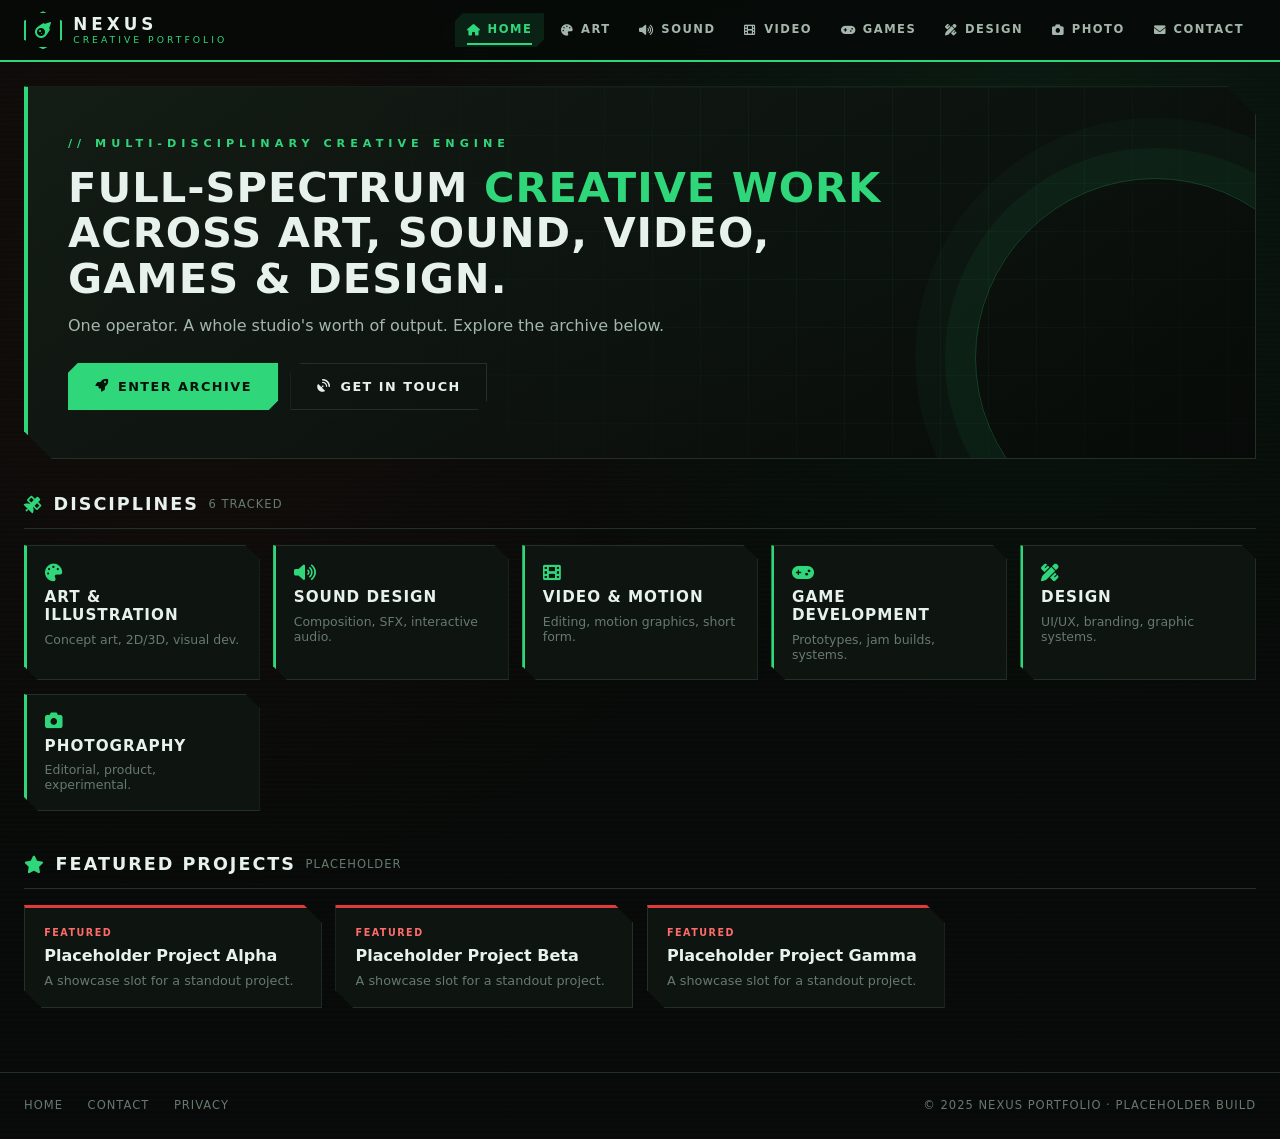
<file: index.html>
<!DOCTYPE html>
<html lang="en">
<head>
  <meta charset="UTF-8" />
  <meta name="viewport" content="width=device-width, initial-scale=1.0" />
  <title>NEXUS // Creative Portfolio</title>
  <link rel="stylesheet" href="https://cdnjs.cloudflare.com/ajax/libs/font-awesome/6.0.0-beta3/css/all.min.css" />
  <link rel="stylesheet" href="css/base.css" />
  <link rel="stylesheet" href="css/nav.css" />
  <link rel="stylesheet" href="css/buttons.css" />
  <link rel="stylesheet" href="css/home.css" />
  <link rel="stylesheet" href="css/pages.css" />
  <link rel="stylesheet" href="css/contact.css" />
</head>
<body data-page="home">
  <main class="app">
    <section class="page theme-space">
      <section class="hero">
        <div class="hero-orbit" aria-hidden="true"></div>
        <div class="hero-grid" aria-hidden="true"></div>
        <p class="hero-kicker">// MULTI-DISCIPLINARY CREATIVE ENGINE</p>
        <h1>Full-spectrum <em>creative work</em> across art, sound, video, games &amp; design.</h1>
        <p class="hero-sub">One operator. A whole studio's worth of output. Explore the archive below.</p>
        <div class="hero-actions">
          <a class="btn btn-primary angular-border" href="art.html"><i class="fas fa-rocket"></i> Enter Archive</a>
          <a class="btn btn-ghost angular-border" href="contact.html"><i class="fas fa-satellite-dish"></i> Get In Touch</a>
        </div>
      </section>

      <h2 class="section-title"><i class="fas fa-satellite"></i> Disciplines <span class="count">6 tracked</span></h2>
      <div class="discipline-grid" id="disciplineGrid"></div>

      <h2 class="section-title"><i class="fas fa-star"></i> Featured Projects <span class="count">Placeholder</span></h2>
      <div class="feature-grid" id="featureGrid"></div>
    </section>
  </main>

  <script src="js/shell.js"></script>
  <script src="js/home.js"></script>
</body>
</html>
</file>
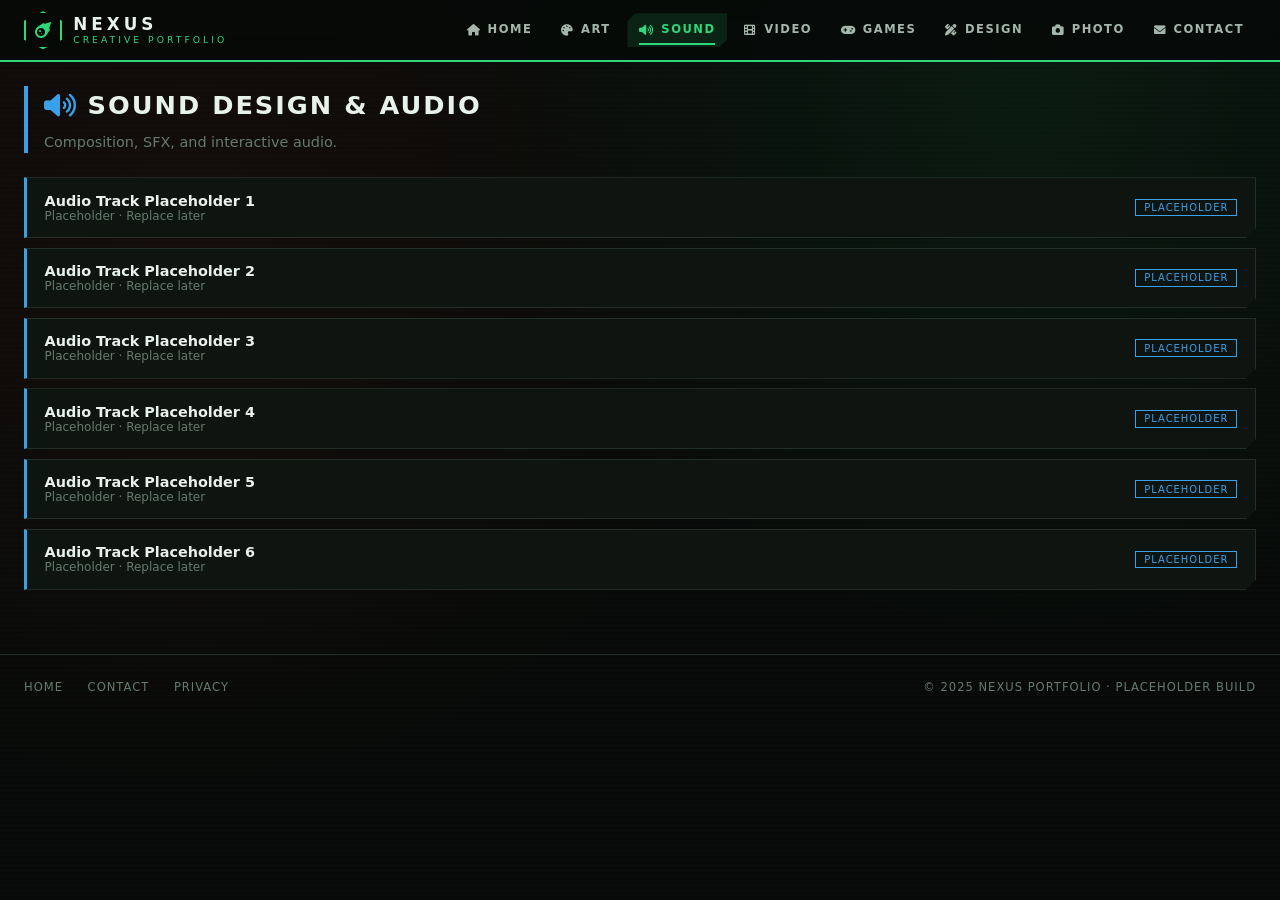
<file: audio.html>
<!DOCTYPE html>
<html lang="en">
<head>
  <meta charset="UTF-8" />
  <meta name="viewport" content="width=device-width, initial-scale=1.0" />
  <title>Sound // NEXUS</title>
  <link rel="stylesheet" href="https://cdnjs.cloudflare.com/ajax/libs/font-awesome/6.0.0-beta3/css/all.min.css" />
  <link rel="stylesheet" href="css/base.css" />
  <link rel="stylesheet" href="css/nav.css" />
  <link rel="stylesheet" href="css/buttons.css" />
  <link rel="stylesheet" href="css/home.css" />
  <link rel="stylesheet" href="css/pages.css" />
  <link rel="stylesheet" href="css/contact.css" />
</head>
<body data-page="audio">
  <main class="app">
    <section class="page theme-audio">
      <div class="page-head">
        <h1><i class="fas fa-volume-high"></i> Sound Design &amp; Audio</h1>
        <p>Composition, SFX, and interactive audio.</p>
      </div>
      <div class="list-grid" id="audioList"></div>
    </section>
  </main>
  <script src="js/shell.js"></script>
  <script src="js/audio.js"></script>
</body>
</html>
</file>
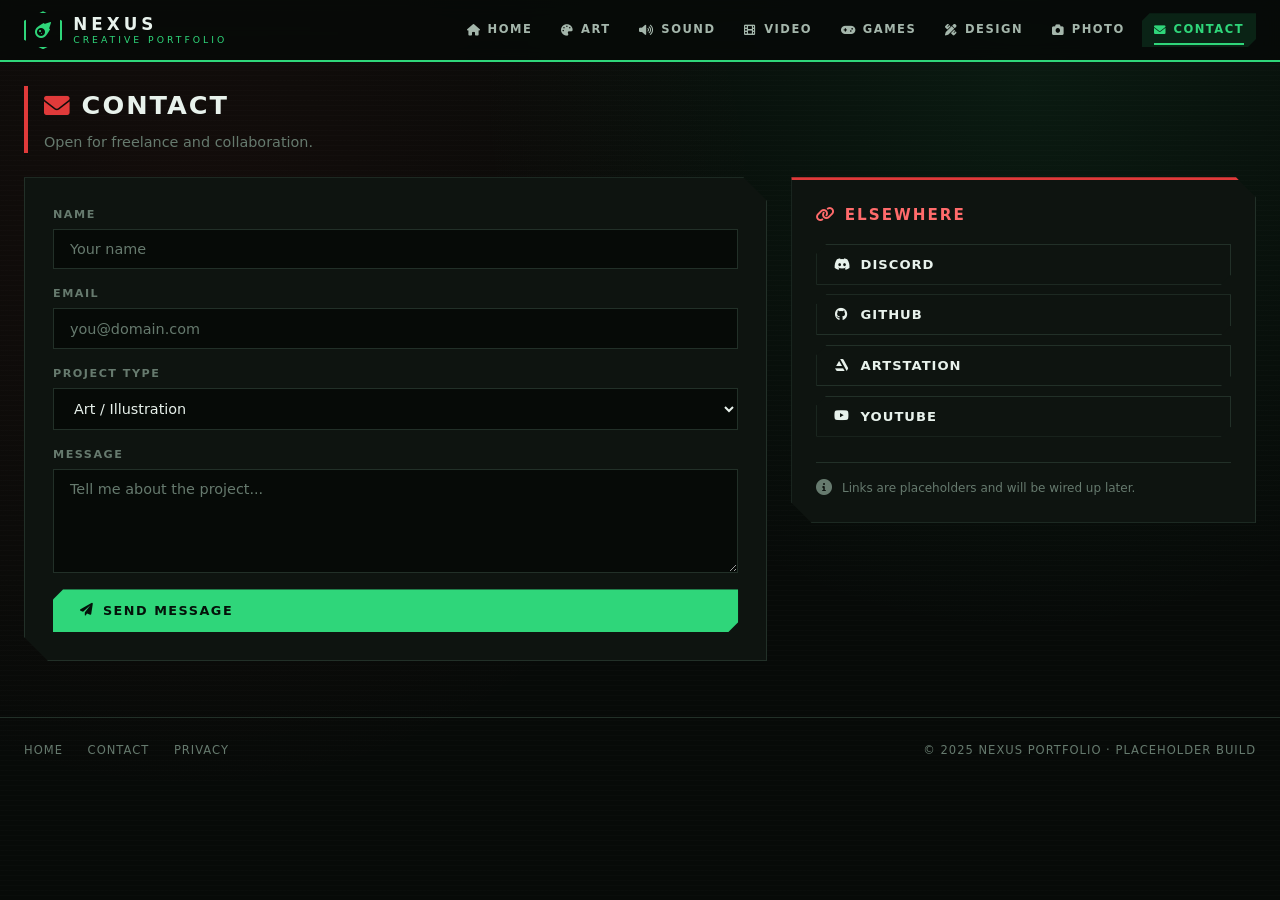
<file: contact.html>
<!DOCTYPE html>
<html lang="en">
<head>
  <meta charset="UTF-8" />
  <meta name="viewport" content="width=device-width, initial-scale=1.0" />
  <title>Contact // NEXUS</title>
  <link rel="stylesheet" href="https://cdnjs.cloudflare.com/ajax/libs/font-awesome/6.0.0-beta3/css/all.min.css" />
  <link rel="stylesheet" href="css/base.css" />
  <link rel="stylesheet" href="css/nav.css" />
  <link rel="stylesheet" href="css/buttons.css" />
  <link rel="stylesheet" href="css/home.css" />
  <link rel="stylesheet" href="css/pages.css" />
  <link rel="stylesheet" href="css/contact.css" />
</head>
<body data-page="contact">
  <main class="app">
    <section class="page theme-contact">
      <div class="page-head">
        <h1><i class="fas fa-envelope"></i> Contact</h1>
        <p>Open for freelance and collaboration.</p>
      </div>

      <div class="contact-layout">
        <form class="contact-form angular-border" onsubmit="event.preventDefault(); submitContact();">
          <label>
            <span>Name</span>
            <input type="text" id="contactName" placeholder="Your name" required />
          </label>
          <label>
            <span>Email</span>
            <input type="email" id="contactEmail" placeholder="you@domain.com" required />
          </label>
          <label>
            <span>Project type</span>
            <select id="contactType">
              <option>Art / Illustration</option>
              <option>Sound / Audio</option>
              <option>Video / Motion</option>
              <option>Game Development</option>
              <option>Design</option>
              <option>Photography</option>
              <option>Other</option>
            </select>
          </label>
          <label>
            <span>Message</span>
            <textarea id="contactMsg" rows="5" placeholder="Tell me about the project..." required></textarea>
          </label>
          <button type="submit" class="btn btn-primary angular-border">
            <i class="fas fa-paper-plane"></i> Send Message
          </button>
        </form>

        <aside class="contact-side">
          <h3><i class="fas fa-link"></i> Elsewhere</h3>
          <button class="social-btn angular-border" onclick="comingSoon('Discord')"><i class="fab fa-discord"></i> Discord</button>
          <button class="social-btn angular-border" onclick="comingSoon('GitHub')"><i class="fab fa-github"></i> GitHub</button>
          <button class="social-btn angular-border" onclick="comingSoon('ArtStation')"><i class="fab fa-artstation"></i> ArtStation</button>
          <button class="social-btn angular-border" onclick="comingSoon('YouTube')"><i class="fab fa-youtube"></i> YouTube</button>
          <div class="contact-note">
            <i class="fas fa-circle-info"></i>
            <p>Links are placeholders and will be wired up later.</p>
          </div>
        </aside>
      </div>
    </section>
  </main>
  <script src="js/shell.js"></script>
  <script src="js/contact.js"></script>
</body>
</html>
</file>
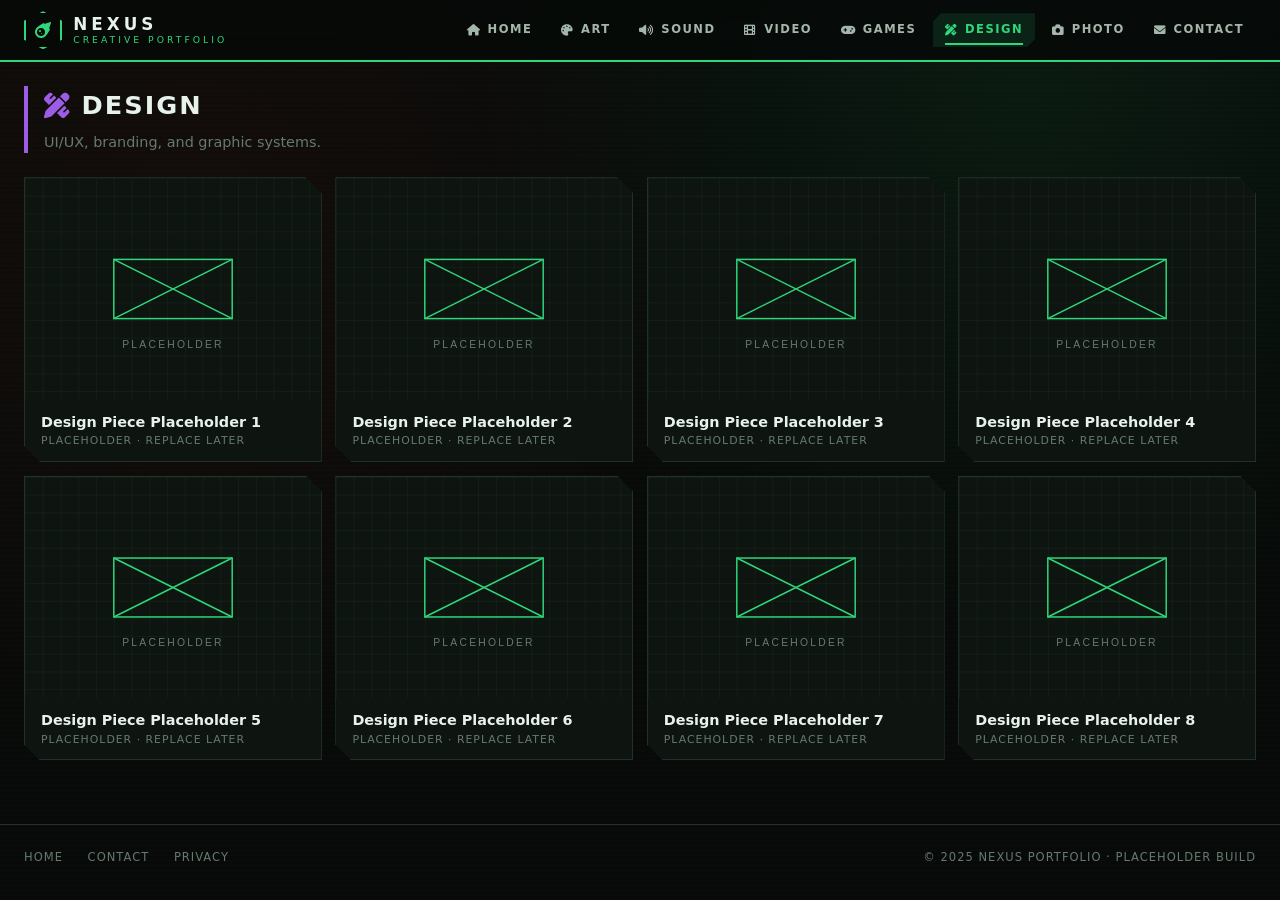
<file: design.html>
<!DOCTYPE html>
<html lang="en">
<head>
  <meta charset="UTF-8" />
  <meta name="viewport" content="width=device-width, initial-scale=1.0" />
  <title>Design // NEXUS</title>
  <link rel="stylesheet" href="https://cdnjs.cloudflare.com/ajax/libs/font-awesome/6.0.0-beta3/css/all.min.css" />
  <link rel="stylesheet" href="css/base.css" />
  <link rel="stylesheet" href="css/nav.css" />
  <link rel="stylesheet" href="css/buttons.css" />
  <link rel="stylesheet" href="css/home.css" />
  <link rel="stylesheet" href="css/pages.css" />
  <link rel="stylesheet" href="css/contact.css" />
</head>
<body data-page="design">
  <main class="app">
    <section class="page theme-design">
      <div class="page-head">
        <h1><i class="fas fa-pen-ruler"></i> Design</h1>
        <p>UI/UX, branding, and graphic systems.</p>
      </div>
      <div class="gallery-grid" id="designGallery"></div>
    </section>
  </main>
  <script src="js/shell.js"></script>
  <script src="js/design.js"></script>
</body>
</html>
</file>
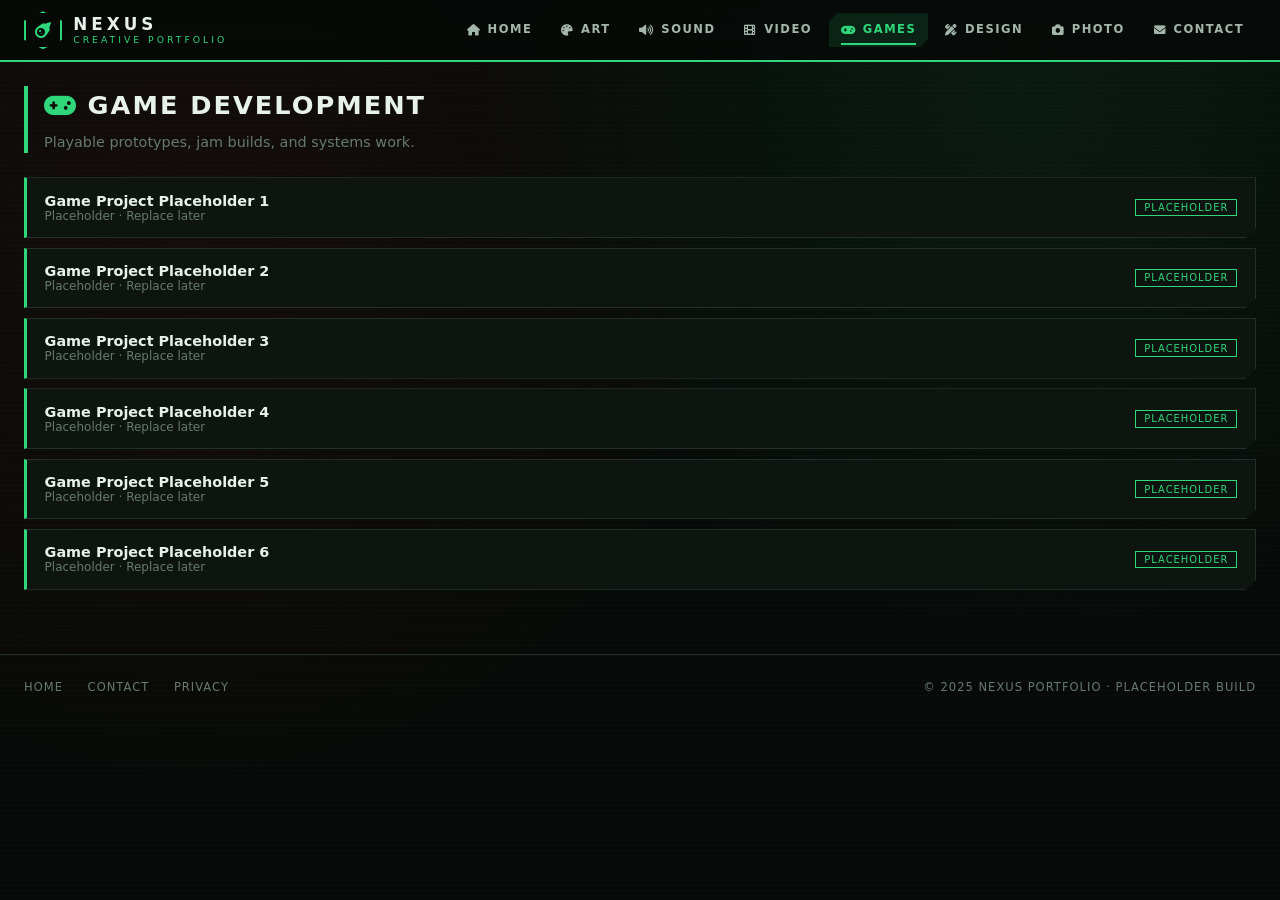
<file: games.html>
<!DOCTYPE html>
<html lang="en">
<head>
  <meta charset="UTF-8" />
  <meta name="viewport" content="width=device-width, initial-scale=1.0" />
  <title>Games // NEXUS</title>
  <link rel="stylesheet" href="https://cdnjs.cloudflare.com/ajax/libs/font-awesome/6.0.0-beta3/css/all.min.css" />
  <link rel="stylesheet" href="css/base.css" />
  <link rel="stylesheet" href="css/nav.css" />
  <link rel="stylesheet" href="css/buttons.css" />
  <link rel="stylesheet" href="css/home.css" />
  <link rel="stylesheet" href="css/pages.css" />
  <link rel="stylesheet" href="css/contact.css" />
</head>
<body data-page="games">
  <main class="app">
    <section class="page theme-games">
      <div class="page-head">
        <h1><i class="fas fa-gamepad"></i> Game Development</h1>
        <p>Playable prototypes, jam builds, and systems work.</p>
      </div>
      <div class="list-grid" id="gamesList"></div>
    </section>
  </main>
  <script src="js/shell.js"></script>
  <script src="js/games.js"></script>
</body>
</html>
</file>
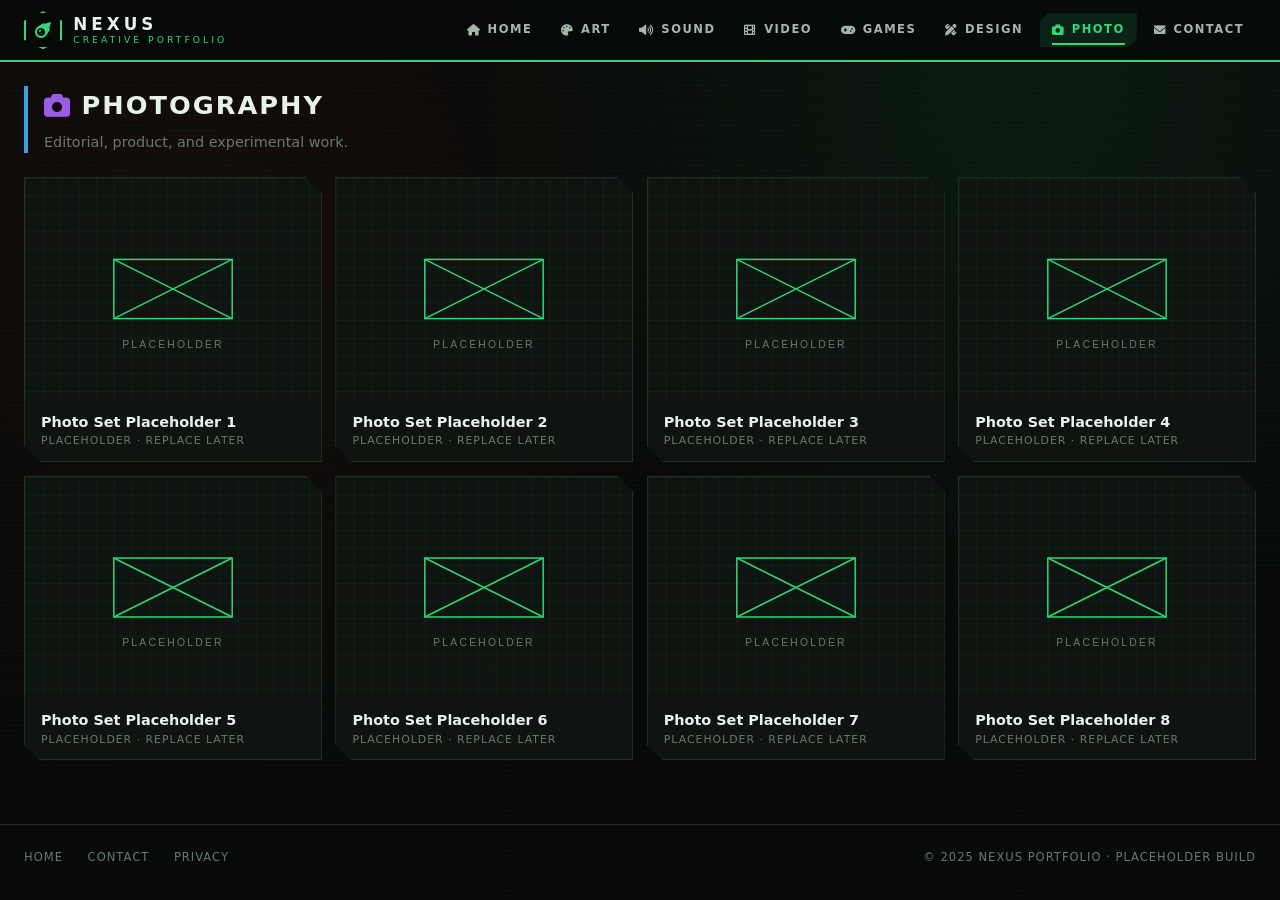
<file: photo.html>
<!DOCTYPE html>
<html lang="en">
<head>
  <meta charset="UTF-8" />
  <meta name="viewport" content="width=device-width, initial-scale=1.0" />
  <title>Photo // NEXUS</title>
  <link rel="stylesheet" href="https://cdnjs.cloudflare.com/ajax/libs/font-awesome/6.0.0-beta3/css/all.min.css" />
  <link rel="stylesheet" href="css/base.css" />
  <link rel="stylesheet" href="css/nav.css" />
  <link rel="stylesheet" href="css/buttons.css" />
  <link rel="stylesheet" href="css/home.css" />
  <link rel="stylesheet" href="css/pages.css" />
  <link rel="stylesheet" href="css/contact.css" />
</head>
<body data-page="photo">
  <main class="app">
    <section class="page theme-photo">
      <div class="page-head">
        <h1><i class="fas fa-camera"></i> Photography</h1>
        <p>Editorial, product, and experimental work.</p>
      </div>
      <div class="gallery-grid" id="photoGallery"></div>
    </section>
  </main>
  <script src="js/shell.js"></script>
  <script src="js/photo.js"></script>
</body>
</html>
</file>
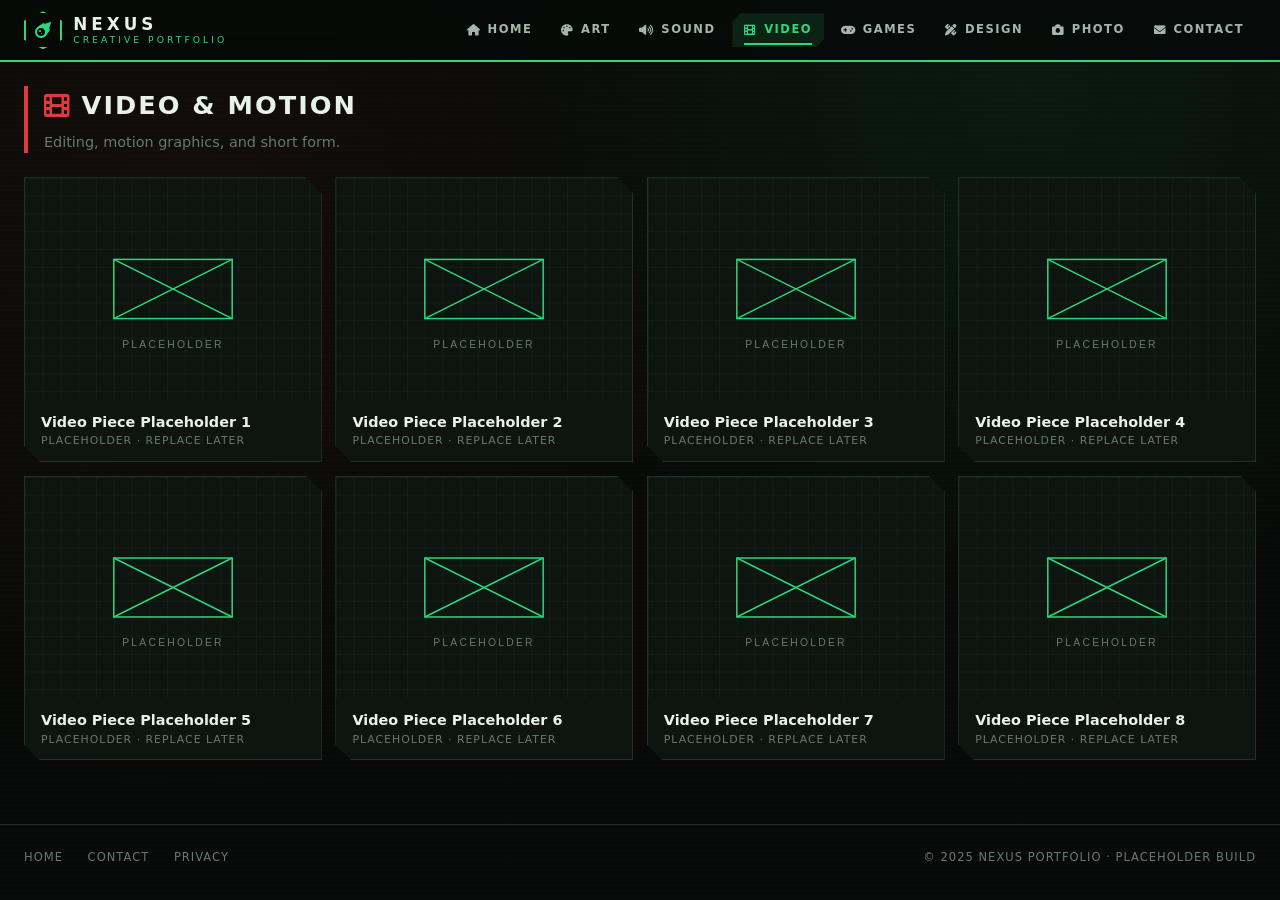
<file: video.html>
<!DOCTYPE html>
<html lang="en">
<head>
  <meta charset="UTF-8" />
  <meta name="viewport" content="width=device-width, initial-scale=1.0" />
  <title>Video // NEXUS</title>
  <link rel="stylesheet" href="https://cdnjs.cloudflare.com/ajax/libs/font-awesome/6.0.0-beta3/css/all.min.css" />
  <link rel="stylesheet" href="css/base.css" />
  <link rel="stylesheet" href="css/nav.css" />
  <link rel="stylesheet" href="css/buttons.css" />
  <link rel="stylesheet" href="css/home.css" />
  <link rel="stylesheet" href="css/pages.css" />
  <link rel="stylesheet" href="css/contact.css" />
</head>
<body data-page="video">
  <main class="app">
    <section class="page theme-video">
      <div class="page-head">
        <h1><i class="fas fa-film"></i> Video &amp; Motion</h1>
        <p>Editing, motion graphics, and short form.</p>
      </div>
      <div class="gallery-grid" id="videoGallery"></div>
    </section>
  </main>
  <script src="js/shell.js"></script>
  <script src="js/video.js"></script>
</body>
</html>
</file>
<file: css/base.css>
/* =========================================================
   BASE.CSS — tokens, reset, shared layout
   ========================================================= */
* { margin: 0; padding: 0; box-sizing: border-box; font-family: 'Segoe UI', 'Roboto', system-ui, sans-serif; }

:root {
  --bg-deep: #070a08;
  --bg-panel: #0e1410;
  --bg-panel-light: #141d16;
  --border-dim: #223028;

  --green: #2fd67a;
  --green-glow: #6dffb0;
  --red: #e03a3a;
  --red-glow: #ff6b6b;

  --orange: #e8943a;
  --purple: #9b5de5;
  --blue: #3aa0e8;

  --text-primary: #e8f2ec;
  --text-secondary: #a4b6ab;
  --text-muted: #667a6e;

  --shadow: 0 10px 30px rgba(0,0,0,0.65);
  --transition: all 0.2s ease;
}

html { scroll-behavior: smooth; }

body {
  background-color: var(--bg-deep);
  background-image:
    radial-gradient(circle at 80% 10%, rgba(47,214,122,0.08) 0%, transparent 42%),
    radial-gradient(circle at 15% 25%, rgba(224,58,58,0.06) 0%, transparent 45%),
    repeating-linear-gradient(0deg, transparent, transparent 4px, rgba(255,255,255,0.012) 4px, rgba(255,255,255,0.012) 5px);
  color: var(--text-primary);
  line-height: 1.55;
  min-height: 100vh;
}

.app { max-width: 1440px; margin: 0 auto; padding: 1.5rem; }

.page { animation: fadeIn 0.3s ease; }
@keyframes fadeIn { from { opacity: 0; transform: translateY(8px); } to { opacity: 1; transform: translateY(0); } }

.section-title {
  font-size: 1.1rem; font-weight: 700; text-transform: uppercase; letter-spacing: 2px;
  margin: 2rem 0 1rem; display: flex; align-items: center; gap: 0.6rem;
  border-bottom: 1px solid var(--border-dim); padding-bottom: 0.6rem;
}
.section-title i { color: var(--green); }
.section-title .count { font-size: 0.72rem; color: var(--text-muted); font-weight: 400; letter-spacing: 1px; }

.page-head { margin-bottom: 1.5rem; }
.page-head h1 { font-size: 1.6rem; text-transform: uppercase; letter-spacing: 2px; display: flex; align-items: center; gap: 0.6rem; }
.page-head p { color: var(--text-muted); font-size: 0.9rem; margin-top: 0.3rem; }

.toast-container {
  position: fixed; bottom: 1.5rem; left: 50%; transform: translateX(-50%);
  z-index: 1000; display: flex; flex-direction: column; gap: 0.6rem; align-items: center; pointer-events: none;
}
.toast {
  background: var(--bg-panel-light); border: 1px solid var(--green); color: var(--text-primary);
  padding: 0.8rem 1.4rem; font-size: 0.82rem; font-weight: 600; letter-spacing: 0.5px;
  box-shadow: 0 8px 30px rgba(0,0,0,0.7); display: flex; align-items: center; gap: 0.6rem;
  animation: toastIn 0.3s ease; pointer-events: auto; max-width: 90vw; text-transform: uppercase;
}
.toast i { color: var(--green); }
@keyframes toastIn { from { opacity: 0; transform: translateY(12px); } to { opacity: 1; transform: translateY(0); } }

.back-to-top {
  position: fixed; bottom: 1.5rem; right: 1.5rem; width: 46px; height: 46px;
  background: var(--green); color: #04120a; border: none; display: flex; align-items: center; justify-content: center;
  font-size: 1rem; cursor: pointer; box-shadow: 0 6px 20px rgba(47,214,122,0.45); transition: var(--transition);
  z-index: 90; opacity: 0; pointer-events: none;
  clip-path: polygon(25% 0, 100% 0, 100% 75%, 75% 100%, 0 100%, 0 25%);
}
.back-to-top.visible { opacity: 1; pointer-events: auto; }
.back-to-top:hover { background: var(--green-glow); transform: translateY(-3px); }

.site-footer {
  max-width: 1440px; margin: 0 auto; padding: 1.5rem;
  border-top: 1px solid var(--border-dim);
  display: flex; flex-wrap: wrap; gap: 1rem; justify-content: space-between; align-items: center;
  font-size: 0.72rem; color: var(--text-muted); text-transform: uppercase; letter-spacing: 1px;
}
.site-footer button {
  color: var(--text-muted); background: none; border: none; margin-right: 1.25rem;
  font-family: inherit; font-size: inherit; letter-spacing: inherit; text-transform: inherit; cursor: pointer; transition: var(--transition);
}
.site-footer button:hover { color: var(--green); }

.empty-state {
  text-align: center; padding: 3rem 1.5rem; color: var(--text-muted);
  background: var(--bg-panel); border: 1px dashed var(--border-dim); margin-bottom: 2rem;
}
.empty-state i { font-size: 2.5rem; color: var(--border-dim); margin-bottom: 1rem; }
.empty-state h3 { color: var(--text-secondary); font-weight: 700; margin-bottom: 0.4rem; text-transform: uppercase; letter-spacing: 1px; }
</file>
<file: css/nav.css>
/* =========================================================
   NAV.CSS — header, nav, mobile toggle
   ========================================================= */
.site-header {
  position: sticky; top: 0; z-index: 100;
  background: rgba(7,10,8,0.92);
  backdrop-filter: blur(10px); -webkit-backdrop-filter: blur(10px);
  border-bottom: 2px solid var(--green);
}
.header-inner {
  max-width: 1440px; margin: 0 auto; padding: 0.7rem 1.5rem;
  display: flex; align-items: center; justify-content: space-between; gap: 1rem; flex-wrap: wrap;
}
.brand {
  display: flex; align-items: center; gap: 0.7rem; background: none; border: none;
  color: inherit; font-family: inherit; cursor: pointer; flex-shrink: 0; text-decoration: none;
}
.brand-mark {
  width: 38px; height: 38px; display: flex; align-items: center; justify-content: center;
  border: 2px solid var(--green); color: var(--green); font-size: 1rem;
  box-shadow: 0 0 18px rgba(47,214,122,0.35);
  clip-path: polygon(50% 0, 100% 25%, 100% 75%, 50% 100%, 0 75%, 0 25%);
}
.brand-text { display: flex; flex-direction: column; line-height: 1.05; text-align: left; }
.brand-text strong { font-size: 1.05rem; letter-spacing: 4px; text-transform: uppercase; color: var(--text-primary); }
.brand-text small { font-size: 0.58rem; letter-spacing: 3px; text-transform: uppercase; color: var(--green); margin-top: 2px; }

.main-nav { display: flex; align-items: center; gap: 0.3rem; flex-wrap: wrap; }
.nav-btn {
  background: none; border: none; color: var(--text-secondary);
  font-family: inherit; font-size: 0.72rem; text-transform: uppercase; letter-spacing: 1.5px; font-weight: 600;
  padding: 0.5rem 0.75rem; cursor: pointer; transition: var(--transition);
  display: inline-flex; align-items: center; gap: 0.4rem; position: relative;
  text-decoration: none;
  clip-path: polygon(8px 0, 100% 0, 100% calc(100% - 8px), calc(100% - 8px) 100%, 0 100%, 0 8px);
}
.nav-btn:hover { color: var(--text-primary); background: rgba(47,214,122,0.08); }
.nav-btn.active { color: var(--green); background: rgba(47,214,122,0.12); }
.nav-btn.active::after {
  content: ''; position: absolute; left: 0.75rem; right: 0.75rem; bottom: 0.15rem; height: 2px; background: var(--green);
}
.nav-toggle {
  display: none; background: none; border: 1px solid var(--border-dim); color: var(--text-primary);
  font-size: 1rem; padding: 0.5rem 0.75rem; cursor: pointer; transition: var(--transition);
}
.nav-toggle:hover { border-color: var(--green); color: var(--green); }

@media (max-width: 1080px) {
  .main-nav {
    display: none; width: 100%; flex-direction: column; align-items: stretch;
    padding-top: 0.5rem; border-top: 1px solid var(--border-dim); margin-top: 0.5rem;
  }
  .main-nav.open { display: flex; }
  .nav-btn { justify-content: flex-start; }
  .nav-toggle { display: block; }
}
</file>
<file: css/buttons.css>
/* =========================================================
   BUTTONS.CSS — animated buttons + animated angular borders
   ========================================================= */
.btn {
  display: inline-flex; align-items: center; gap: 0.55rem;
  padding: 0.8rem 1.6rem; font-size: 0.8rem; font-weight: 700;
  letter-spacing: 1.5px; text-transform: uppercase; text-decoration: none; cursor: pointer;
  transition: var(--transition); border: 1px solid transparent; font-family: inherit;
  position: relative;
  clip-path: polygon(10px 0, 100% 0, 100% calc(100% - 10px), calc(100% - 10px) 100%, 0 100%, 0 10px);
}
.btn-primary { background: var(--green); color: #04120a; box-shadow: 0 0 22px rgba(47,214,122,0.35); }
.btn-primary:hover { background: var(--green-glow); box-shadow: 0 0 32px rgba(109,255,176,0.6); transform: translateY(-2px); }
.btn-ghost { background: transparent; color: var(--text-primary); border-color: var(--border-dim); }
.btn-ghost:hover { border-color: var(--green); color: var(--green); transform: translateY(-2px); }

.social-btn {
  width: 100%; justify-content: flex-start;
  background: var(--bg-panel); color: var(--text-primary); border: 1px solid var(--border-dim);
  padding: 0.75rem 1rem; margin-bottom: 0.6rem; font-family: inherit; font-size: 0.82rem;
  text-transform: uppercase; letter-spacing: 1px; font-weight: 600; cursor: pointer;
  display: inline-flex; align-items: center; gap: 0.6rem; transition: var(--transition);
  clip-path: polygon(10px 0, 100% 0, 100% calc(100% - 10px), calc(100% - 10px) 100%, 0 100%, 0 10px);
}
.social-btn:hover { border-color: var(--green); color: var(--green); background: var(--bg-panel-light); transform: translateX(4px); }
.social-btn i { width: 1.1rem; text-align: center; }

.angular-border { position: relative; overflow: hidden; }
.angular-border::before {
  content: ''; position: absolute; inset: -200%;
  background: conic-gradient(
    from 0deg, transparent 0deg, var(--green) 40deg, transparent 90deg,
    transparent 180deg, var(--red) 220deg, transparent 270deg, transparent 360deg
  );
  animation: spinBorder 4s linear infinite; z-index: 0; opacity: 0; transition: opacity 0.25s ease;
}
.angular-border:hover::before, .angular-border:focus-visible::before { opacity: 1; }
.angular-border::after {
  content: ''; position: absolute; inset: 2px; background: var(--bg-panel);
  clip-path: inherit; z-index: 0; opacity: 0; transition: opacity 0.25s ease;
}
.angular-border:hover::after { opacity: 1; }
.angular-border > * { position: relative; z-index: 1; }
.btn-primary.angular-border::after { background: var(--green); }
@keyframes spinBorder { to { transform: rotate(360deg); } }
@media (prefers-reduced-motion: reduce) { .angular-border::before { animation: none; } }
</file>
<file: css/home.css>
/* =========================================================
   HOME.CSS — sci-fi space themed home page
   ========================================================= */
.theme-space { --page-accent: var(--green); }

.hero {
  position: relative; overflow: hidden;
  border: 1px solid var(--border-dim); border-left: 4px solid var(--green);
  background: linear-gradient(145deg, rgba(20,29,22,0.95), rgba(7,10,8,0.98)),
              radial-gradient(circle at 80% 20%, rgba(47,214,122,0.16) 0%, transparent 55%);
  padding: 3rem 2.5rem; margin-bottom: 1.5rem; box-shadow: var(--shadow);
  clip-path: polygon(0 0, calc(100% - 28px) 0, 100% 28px, 100% 100%, 28px 100%, 0 calc(100% - 28px));
}
.hero-orbit {
  position: absolute; right: -80px; bottom: -80px; width: 360px; height: 360px;
  border: 1px solid rgba(47,214,122,0.25); border-radius: 50%;
  box-shadow: 0 0 0 30px rgba(47,214,122,0.05), 0 0 0 60px rgba(47,214,122,0.03);
  pointer-events: none;
}
.hero-grid {
  position: absolute; inset: 0;
  background-image:
    linear-gradient(rgba(47,214,122,0.06) 1px, transparent 1px),
    linear-gradient(90deg, rgba(47,214,122,0.06) 1px, transparent 1px);
  background-size: 48px 48px;
  mask-image: radial-gradient(circle at 70% 30%, black 0%, transparent 70%);
  pointer-events: none;
}
.hero-kicker { font-size: 0.7rem; letter-spacing: 5px; text-transform: uppercase; color: var(--green); font-weight: 700; margin-bottom: 0.75rem; }
.hero h1 { font-size: 2.6rem; font-weight: 800; line-height: 1.1; letter-spacing: 1px; text-transform: uppercase; max-width: 820px; margin-bottom: 0.75rem; position: relative; }
.hero h1 em { font-style: normal; color: var(--green); }
.hero-sub { color: var(--text-secondary); font-size: 1rem; max-width: 620px; margin-bottom: 1.5rem; position: relative; }
.hero-actions { display: flex; flex-wrap: wrap; gap: 0.75rem; position: relative; }

.discipline-grid { display: grid; grid-template-columns: repeat(auto-fill, minmax(220px, 1fr)); gap: 0.85rem; margin-bottom: 2.5rem; }
.discipline-card {
  background: var(--bg-panel); border: 1px solid var(--border-dim); border-left: 3px solid var(--green);
  padding: 1.1rem; transition: var(--transition); cursor: pointer; text-align: left; color: inherit; font-family: inherit;
  display: flex; flex-direction: column; gap: 0.45rem;
  clip-path: polygon(0 0, calc(100% - 14px) 0, 100% 14px, 100% 100%, 14px 100%, 0 calc(100% - 14px));
}
.discipline-card:hover { background: var(--bg-panel-light); transform: translateX(4px); border-left-color: var(--green-glow); }
.discipline-card i { color: var(--green); font-size: 1.1rem; }
.discipline-card h3 { font-size: 0.95rem; text-transform: uppercase; letter-spacing: 1px; }
.discipline-card p { font-size: 0.78rem; color: var(--text-muted); }

.feature-grid { display: grid; grid-template-columns: repeat(auto-fill, minmax(280px, 1fr)); gap: 0.85rem; margin-bottom: 2.5rem; }
.feature-card {
  background: var(--bg-panel); border: 1px solid var(--border-dim); border-top: 3px solid var(--red);
  padding: 1.2rem; display: flex; flex-direction: column; gap: 0.5rem; cursor: pointer;
  transition: var(--transition); text-align: left; color: inherit; font-family: inherit;
  clip-path: polygon(0 0, calc(100% - 18px) 0, 100% 18px, 100% 100%, 18px 100%, 0 calc(100% - 18px));
}
.feature-card:hover { background: var(--bg-panel-light); border-top-color: var(--red-glow); transform: translateY(-3px); }
.feature-card .tag { font-size: 0.6rem; text-transform: uppercase; letter-spacing: 1.5px; color: var(--red-glow); font-weight: 700; }
.feature-card h3 { font-size: 1rem; }
.feature-card p { font-size: 0.8rem; color: var(--text-muted); }

@media (max-width: 700px) { .hero h1 { font-size: 1.8rem; } .hero { padding: 2rem 1.25rem; } }
</file>
<file: css/pages.css>
/* =========================================================
   PAGES.CSS — per-discipline themes + shared gallery/list styles
   ========================================================= */
.theme-art .page-head h1 i { color: var(--orange); }
.theme-art .page-head { border-left: 4px solid var(--orange); padding-left: 1rem; }

.theme-audio .page-head h1 i { color: var(--blue); }
.theme-audio .page-head { border-left: 4px solid var(--blue); padding-left: 1rem; }

.theme-video .page-head h1 i { color: var(--red); }
.theme-video .page-head { border-left: 4px solid var(--red); padding-left: 1rem; }

.theme-games .page-head h1 i { color: var(--green); }
.theme-games .page-head { border-left: 4px solid var(--green); padding-left: 1rem; }

.theme-design .page-head h1 i { color: var(--purple); }
.theme-design .page-head { border-left: 4px solid var(--purple); padding-left: 1rem; }

.theme-photo .page-head h1 i { color: var(--purple); }
.theme-photo .page-head { border-left: 4px solid var(--blue); padding-left: 1rem; }

.theme-art    { --page-accent: var(--orange); }
.theme-audio  { --page-accent: var(--blue); }
.theme-video  { --page-accent: var(--red); }
.theme-games  { --page-accent: var(--green); }
.theme-design { --page-accent: var(--purple); }
.theme-photo  { --page-accent: var(--blue); }

/* Gallery grid (image-heavy pages: art, video, design, photo) */
.gallery-grid { display: grid; grid-template-columns: repeat(auto-fill, minmax(240px, 1fr)); gap: 0.85rem; margin-bottom: 2.5rem; }

.tile {
  background: var(--bg-panel); border: 1px solid var(--border-dim);
  display: flex; flex-direction: column; cursor: pointer; transition: var(--transition);
  text-align: left; color: inherit; font-family: inherit; overflow: hidden;
  clip-path: polygon(0 0, calc(100% - 16px) 0, 100% 16px, 100% 100%, 16px 100%, 0 calc(100% - 16px));
}
.tile:hover { background: var(--bg-panel-light); border-color: var(--page-accent, var(--green)); transform: translateY(-3px); }
.tile .thumb { width: 100%; aspect-ratio: 4 / 3; object-fit: cover; display: block; background: #060a07; }
.tile .tile-body { padding: 0.85rem 1rem; display: flex; flex-direction: column; gap: 0.3rem; }
.tile .tile-title { font-size: 0.9rem; font-weight: 700; }
.tile .tile-meta { font-size: 0.68rem; text-transform: uppercase; letter-spacing: 1px; color: var(--text-muted); }

/* List layout (audio, games) */
.list-grid { display: flex; flex-direction: column; gap: 0.6rem; margin-bottom: 2.5rem; }
.list-row {
  background: var(--bg-panel); border: 1px solid var(--border-dim); border-left: 3px solid var(--page-accent, var(--green));
  padding: 0.9rem 1.1rem; display: flex; align-items: center; justify-content: space-between; gap: 1rem;
  cursor: pointer; transition: var(--transition); flex-wrap: wrap; text-align: left; color: inherit; font-family: inherit; width: 100%;
  clip-path: polygon(0 0, 100% 0, 100% calc(100% - 10px), calc(100% - 10px) 100%, 0 100%);
}
.list-row:hover { background: var(--bg-panel-light); transform: translateX(4px); }
.list-row h3 { font-size: 0.9rem; }
.list-row p { font-size: 0.75rem; color: var(--text-muted); }
.list-row .badge { font-size: 0.62rem; text-transform: uppercase; letter-spacing: 1px; color: var(--page-accent, var(--green)); border: 1px solid var(--page-accent, var(--green)); padding: 0.15rem 0.5rem; }
</file>
<file: css/contact.css>
/* =========================================================
   CONTACT.CSS — contact page
   ========================================================= */
.theme-contact .page-head { border-left: 4px solid var(--red); padding-left: 1rem; }
.theme-contact .page-head h1 i { color: var(--red); }

.contact-layout { display: grid; grid-template-columns: 1.6fr 1fr; gap: 1.5rem; margin-bottom: 2rem; }
@media (max-width: 860px) { .contact-layout { grid-template-columns: 1fr; } }

.contact-form {
  background: var(--bg-panel); border: 1px solid var(--border-dim);
  padding: 1.75rem; display: flex; flex-direction: column; gap: 1rem;
  clip-path: polygon(0 0, calc(100% - 24px) 0, 100% 24px, 100% 100%, 24px 100%, 0 calc(100% - 24px));
}
.contact-form label { display: flex; flex-direction: column; gap: 0.35rem; }
.contact-form label span { font-size: 0.7rem; text-transform: uppercase; letter-spacing: 1.5px; color: var(--text-muted); font-weight: 700; }
.contact-form input, .contact-form select, .contact-form textarea {
  background: #060a07; border: 1px solid var(--border-dim); color: var(--text-primary);
  padding: 0.7rem 1rem; font-family: inherit; font-size: 0.9rem; outline: none; transition: var(--transition);
}
.contact-form input:focus, .contact-form select:focus, .contact-form textarea:focus { border-color: var(--green); box-shadow: 0 0 12px rgba(47,214,122,0.15); }
.contact-form input::placeholder, .contact-form textarea::placeholder { color: var(--text-muted); }

.contact-side {
  background: var(--bg-panel); border: 1px solid var(--border-dim); border-top: 3px solid var(--red);
  padding: 1.5rem; height: fit-content;
  clip-path: polygon(0 0, calc(100% - 20px) 0, 100% 20px, 100% 100%, 20px 100%, 0 calc(100% - 20px));
}
.contact-side h3 { font-size: 0.95rem; text-transform: uppercase; letter-spacing: 2px; color: var(--red-glow); margin-bottom: 1rem; }
.contact-note { display: flex; gap: 0.6rem; margin-top: 1rem; padding-top: 1rem; border-top: 1px solid var(--border-dim); }
.contact-note i { color: var(--text-muted); }
.contact-note p { font-size: 0.75rem; color: var(--text-muted); }
</file>
